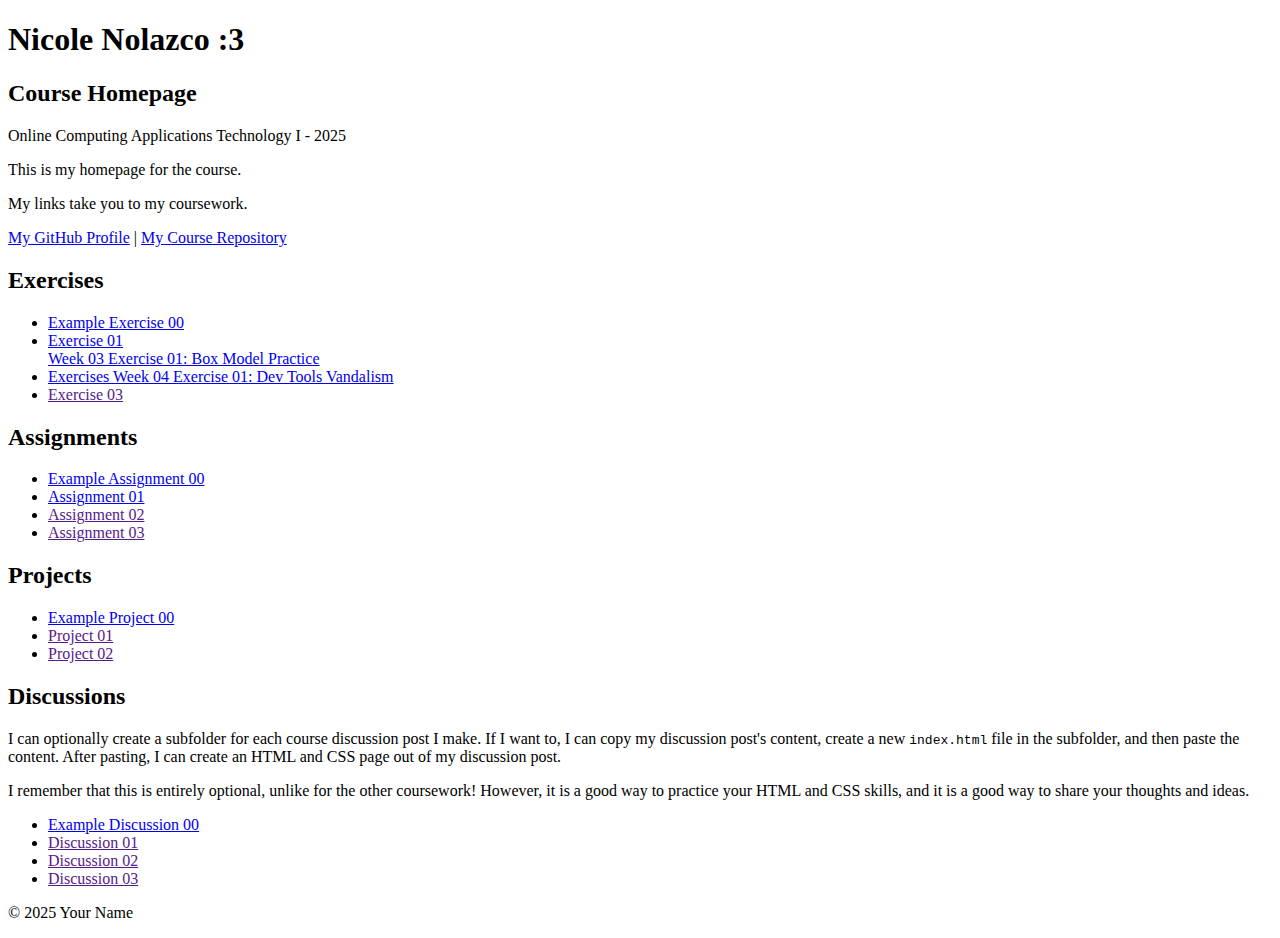
<file: index.html>
<!DOCTYPE html>

<!--

INSTRUCTIONS: HOW TO CHANGE THIS PAGE:

1. Change "Student Name" in the title above to your real name.

2. Change "Your Name" in the big heading below to your real name.

3. Change "your-username" to your real GitHub username in both links.

4. Change "your-repo-name" to the name of this repository.

5. Change "Course Name" to the name of your class.

6. Change "Semester Year" to match when you are taking this class.

7. Add links to your work:
    - Find the words that say "Exercise 01", "Assignment 01", etc.
    - Between the quote marks in href="", put the relative link to your work in the subfolder. You can simply link to the subfolder name. Take a look at the example folders and links to see how to do this.
    - For work not yet started/completed, you can leave the href="" blank until you are ready.
    - Change the words "Exercise 01" to match the name of the exercise. Do the same for assignments and projects. If you add your discussion posts, do the same for them.
    - Do this for each piece of work you finish.

8. You can add more links by copying a whole line like this:
    <li><a href="">New Work Name</a></li>
    Then paste it below the last one in that section.

9. Save your changes and push to GitHub when you are done. Remember you can use GitHub Desktop to help you with this.

Remember: During the course, if you want, you can style your homepage to introduce your own style and aesthetics. To start, keep this page simple and plain. This is just a template to get you started. Embrace the handcrafted approach to web design and development: change things to make them your own.

Remember: You must have a GitHub account, a new GitHub repository for this course, and this file (index.html) in that repository. 

Remember: You must create subfolders for each piece of coursework as the semester progresses.

-->

<html lang="en">
    <head>
        <meta charset="UTF-8" />
        <title>Course Homepage template</title>
        <meta charset="UTF-8" />
        <meta name="viewport" content="width=device-width, initial-scale=1.0" />
        <title>Nicole Nolazco - Course Homepage</title>
    </head>

    <body>
        <header>
            <h1>Nicole Nolazco :3</h1>
            <h2>Course Homepage</h2>
            <p>Online Computing Applications Technology I - 2025</p>
            <p>This is my homepage for the course.</p>
            <p>My links take you to my coursework.</p>
            <nav>
                <a href="https://github.com/usagi-oni">My GitHub Profile</a>
                |
                <a href="https://github.com/usagi-oni/me_course_portfolio">
                    My Course Repository
                </a>
            </nav>
        </header>

        <main>
            <section>
                <h2>Exercises</h2>
                <ul>
                    <li>
                        <a href="example-exercise-00/">Example Exercise 00</a>
                    </li>
                    <li><a href=" https://usagi-oni.github.io/me_course_portfolio/">Exercise 01</a></li>
                    <a href="file:///C:/Users/Nicholas/OneDrive/Desktop/pc%20stuff/me_course_portfolio/week-03-exercise-01/index.html">Week 03 Exercise 01: Box Model Practice</a>
                    <li><a href="file:///C:/Users/Nicholas/OneDrive/Desktop/pc%20stuff/me_course_portfolio/week-04-exercise-01/index.html">Exercises Week 04 Exercise 01: Dev Tools Vandalism</a></li>
                    <li><a href="">Exercise 03</a></li>
                </ul>
            </section>

            <section>
                <h2>Assignments</h2>
                <ul>
                    <li>
                        <a href="example-assignment-00/">
                            Example Assignment 00
                        </a>
                    </li>
                    <li><a href="https://github.com/usagi-oni/me_course_portfolio/tree/main/assignment-01">Assignment 01</a></li>
                    <li><a href="">Assignment 02</a></li>
                    <li><a href="">Assignment 03</a></li>
                </ul>
            </section>

            <section>
                <h2>Projects</h2>
                <ul>
                    <li>
                        <a href="example-project-00/">Example Project 00</a>
                    </li>
                    <li><a href="">Project 01</a></li>
                    <li><a href="">Project 02</a></li>
                </ul>
            </section>

            <section>
                <h2>Discussions</h2>
                <p>
                    I can optionally create a subfolder for each course
                    discussion post I make. If I want to, I can copy my
                    discussion post's content, create a new
                    <code>index.html</code>
                    file in the subfolder, and then paste the content. After
                    pasting, I can create an HTML and CSS page out of my
                    discussion post.
                </p>
                <p>
                    I remember that this is entirely optional, unlike for the
                    other coursework! However, it is a good way to practice your
                    HTML and CSS skills, and it is a good way to share your
                    thoughts and ideas.
                </p>
                <ul>
                    <li>
                        <a href="example-discussion-00/">
                            Example Discussion 00
                        </a>
                    </li>
                    <li><a href="">Discussion 01</a></li>
                    <li><a href="">Discussion 02</a></li>
                    <li><a href="">Discussion 03</a></li>
                </ul>
            </section>
        </main>

        <footer>
            <p>&copy; 2025 Your Name</p>
        </footer>
    </body>
</html>
</file>
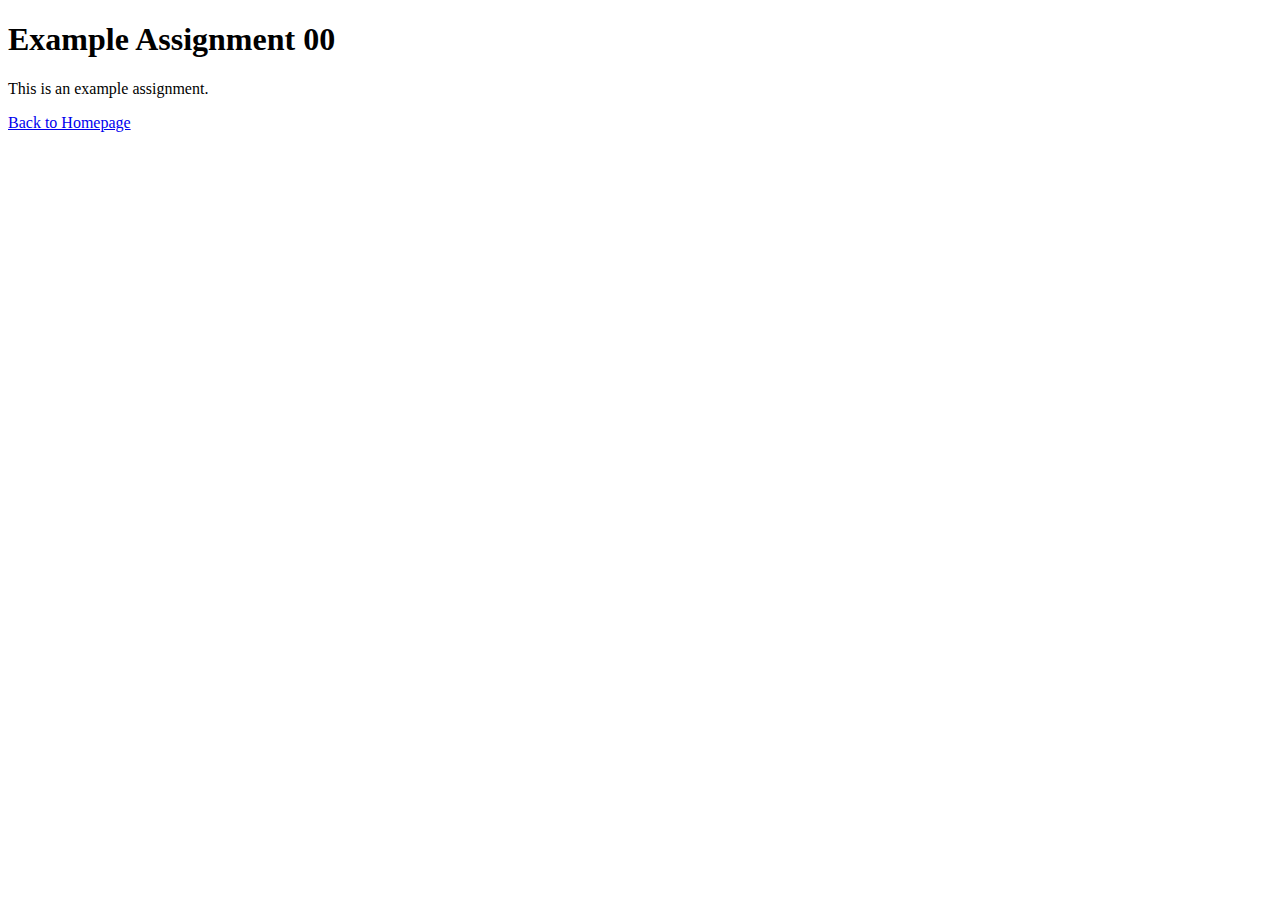
<file: example-assignment-00/index.html>
<!DOCTYPE html>
<html lang="en">
    <head>
        <meta charset="UTF-8" />
        <meta name="viewport" content="width=device-width, initial-scale=1.0" />
        <title>Example Assignment 00</title>
    </head>
    <body>
        <h1>Example Assignment 00</h1>
        <p>This is an example assignment.</p>
        <a href="../index.html">Back to Homepage</a>
    </body>
</html>
</file>
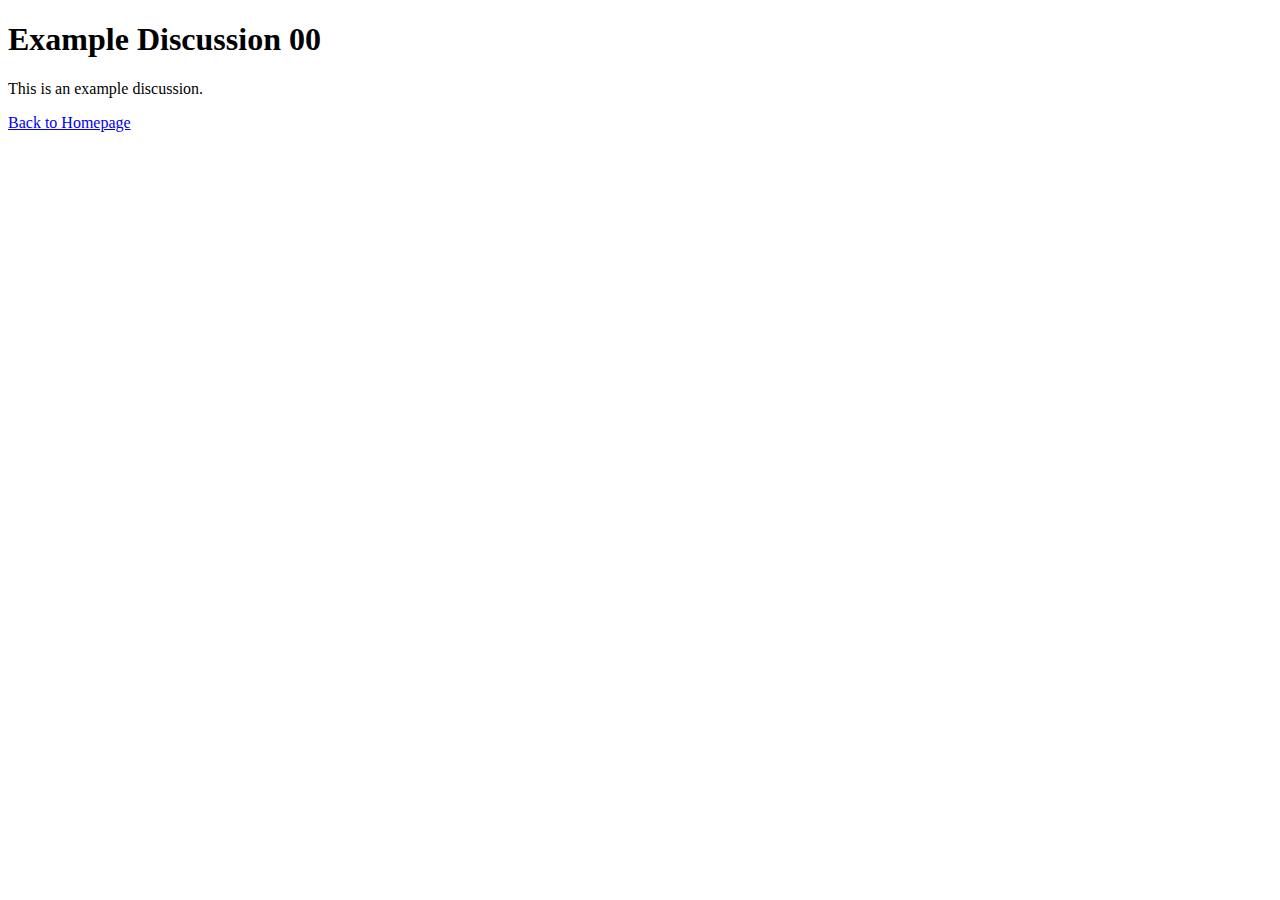
<file: example-discussion-00/index.html>
<!DOCTYPE html>
<html lang="en">
    <head>
        <meta charset="UTF-8" />
        <meta name="viewport" content="width=device-width, initial-scale=1.0" />
        <title>Example Discussion 00</title>
    </head>
    <body>
        <h1>Example Discussion 00</h1>
        <p>This is an example discussion.</p>
        <a href="../index.html">Back to Homepage</a>
    </body>
</html>
</file>
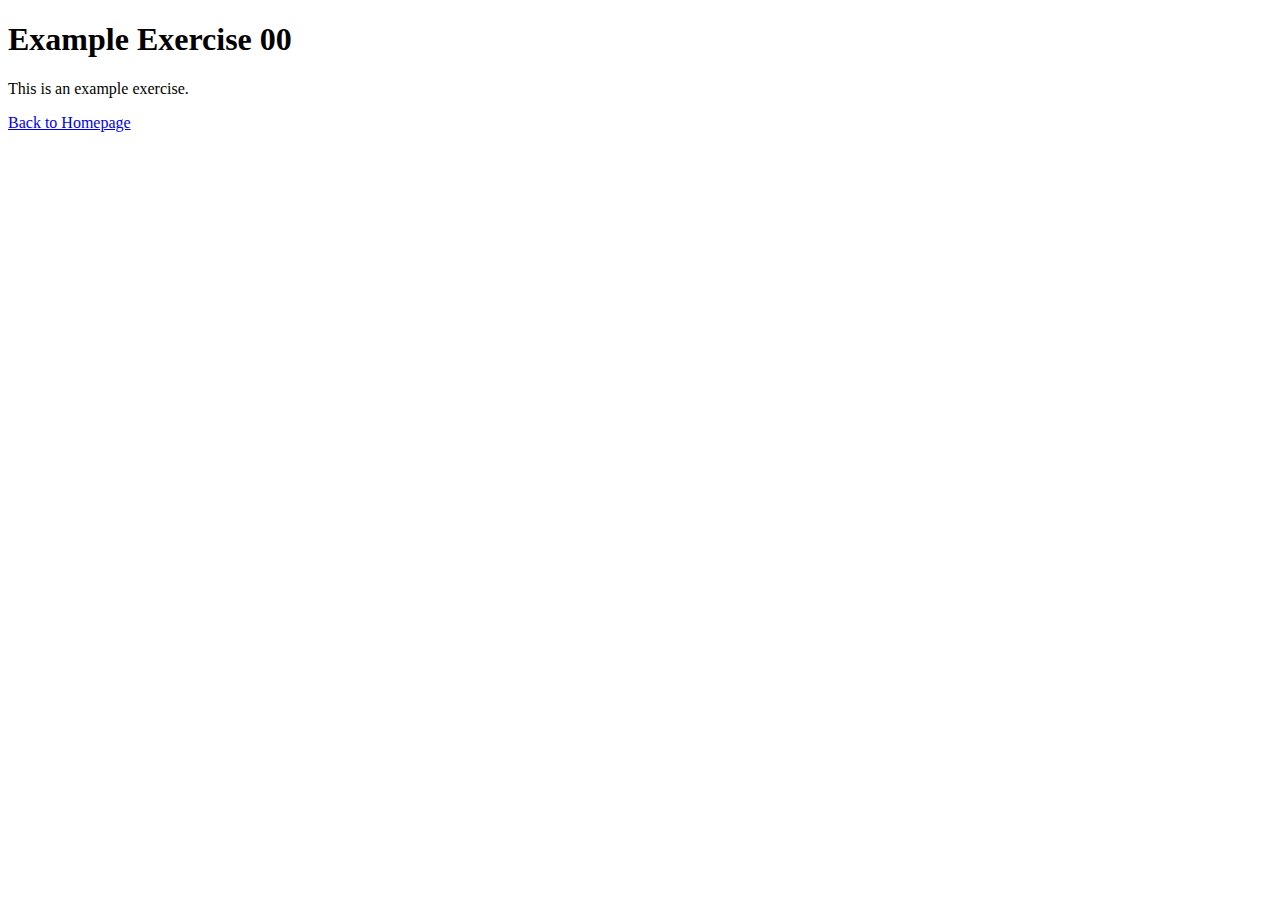
<file: example-exercise-00/index.html>
<!DOCTYPE html>
<html lang="en">
    <head>
        <meta charset="UTF-8" />
        <meta name="viewport" content="width=device-width, initial-scale=1.0" />
        <title>Example Exercise 00</title>
    </head>
    <body>
        <h1>Example Exercise 00</h1>
        <p>This is an example exercise.</p>
        <a href="../index.html">Back to Homepage</a>
    </body>
</html>
</file>
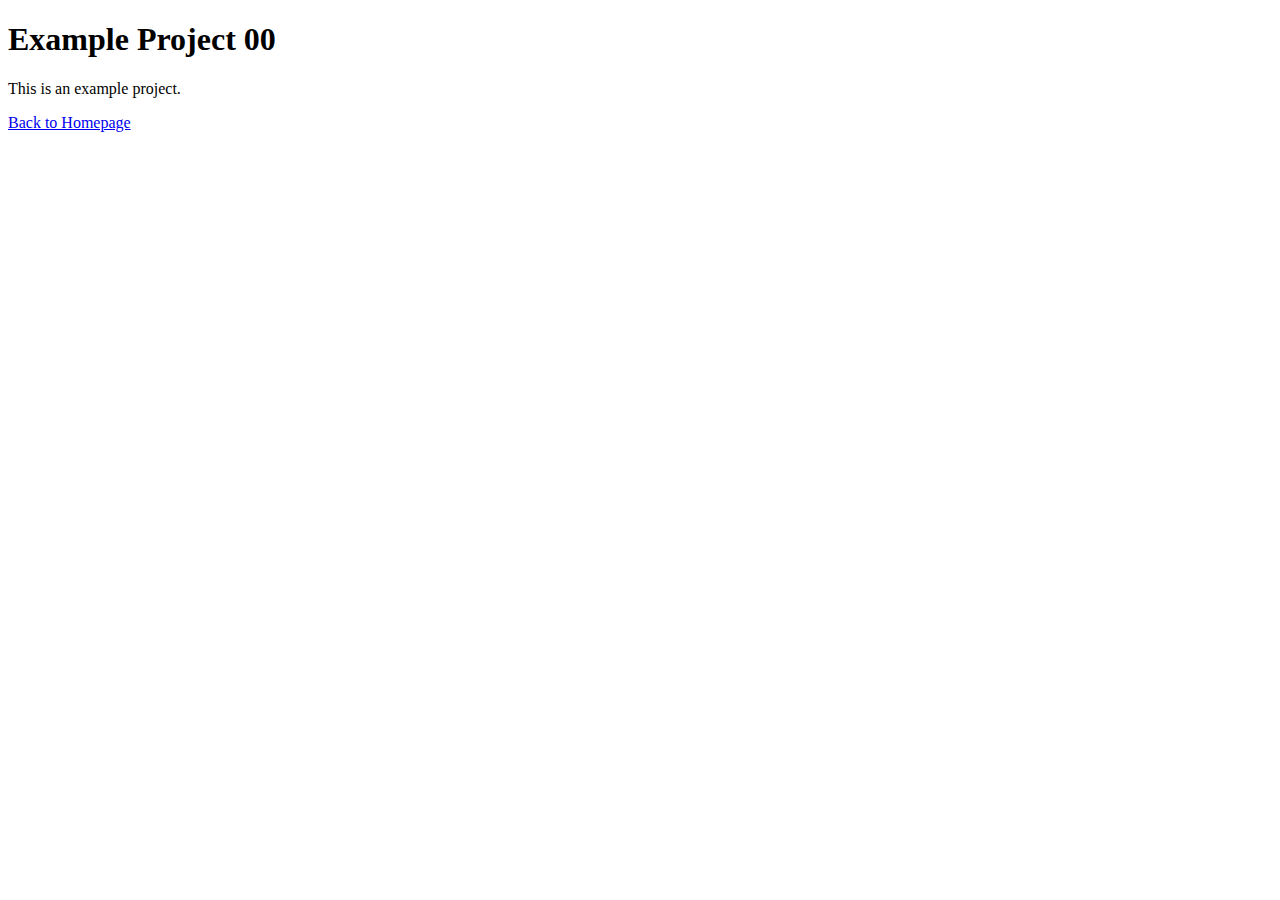
<file: example-project-00/index.html>
<!DOCTYPE html>
<html lang="en">
    <head>
        <meta charset="UTF-8" />
        <meta name="viewport" content="width=device-width, initial-scale=1.0" />
        <title>Example Project 00</title>
    </head>
    <body>
        <h1>Example Project 00</h1>
        <p>This is an example project.</p>
        <a href="../index.html">Back to Homepage</a>
    </body>
</html>
</file>
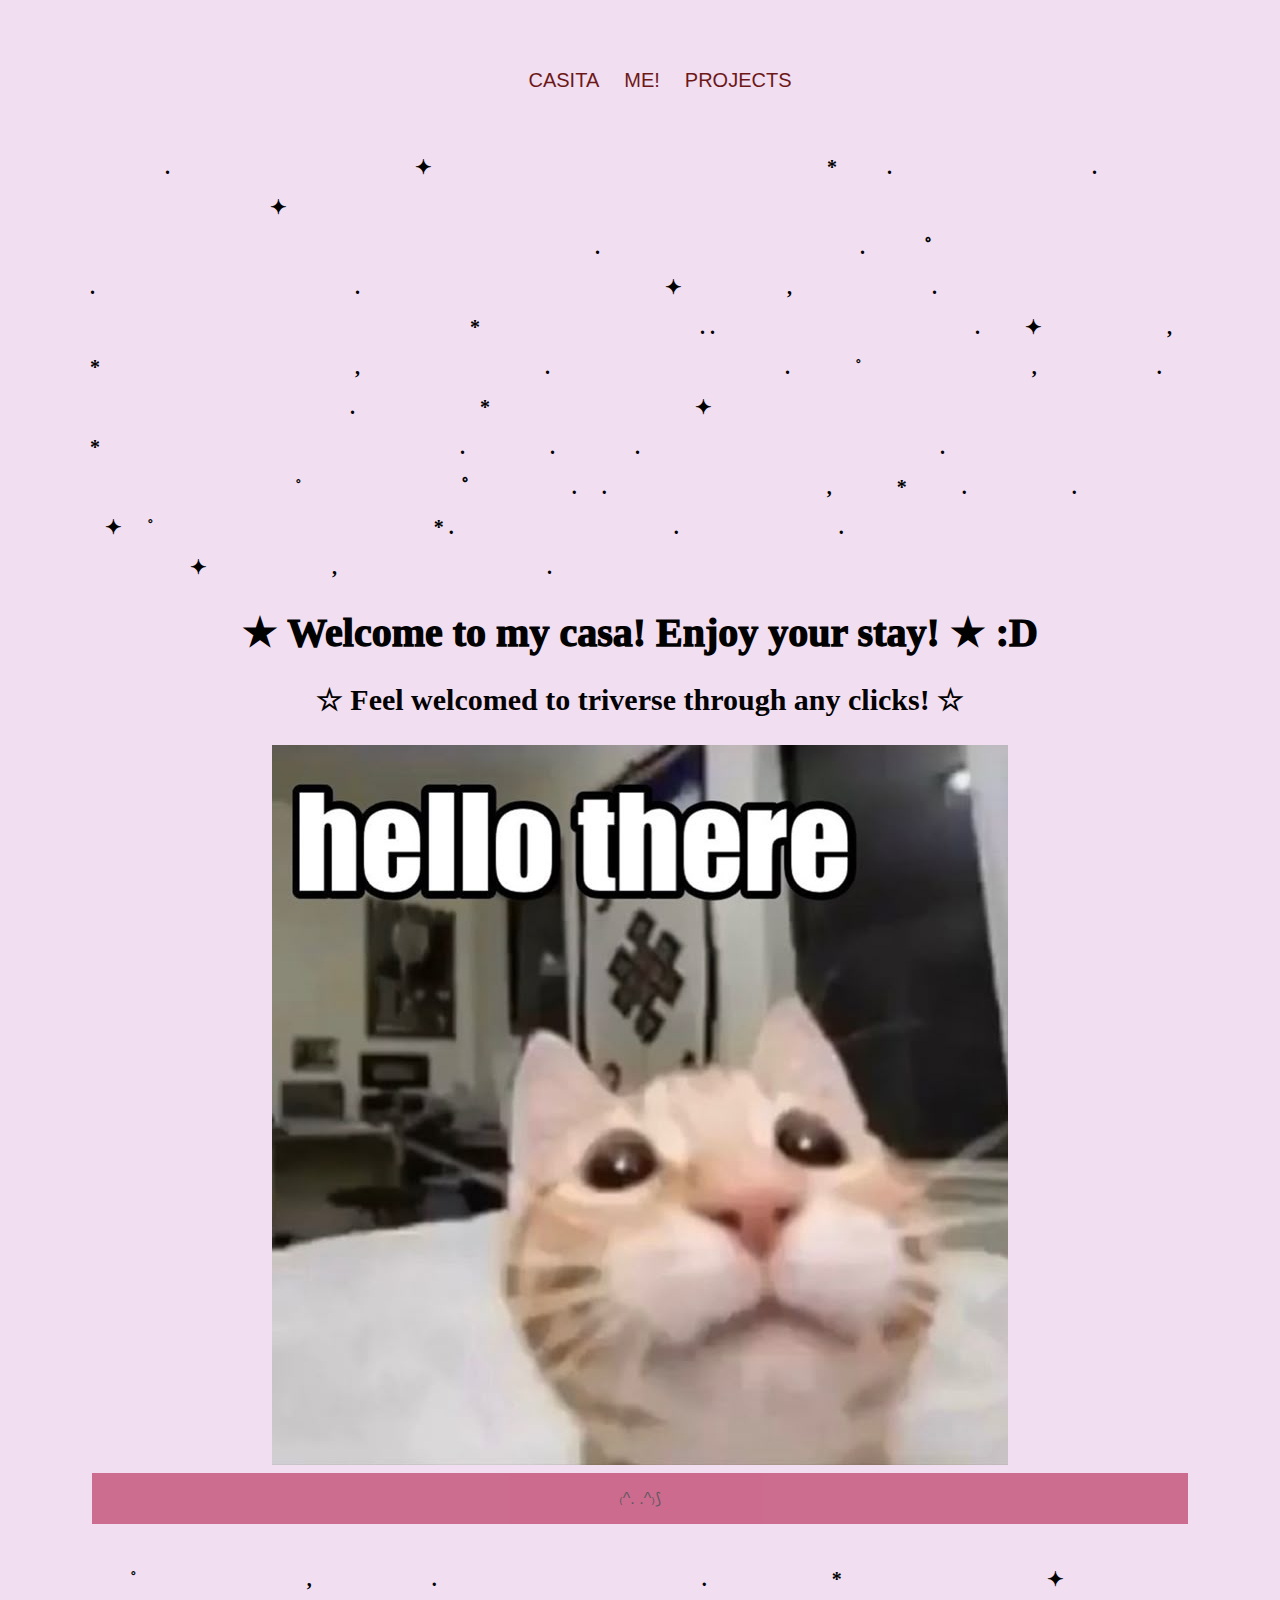
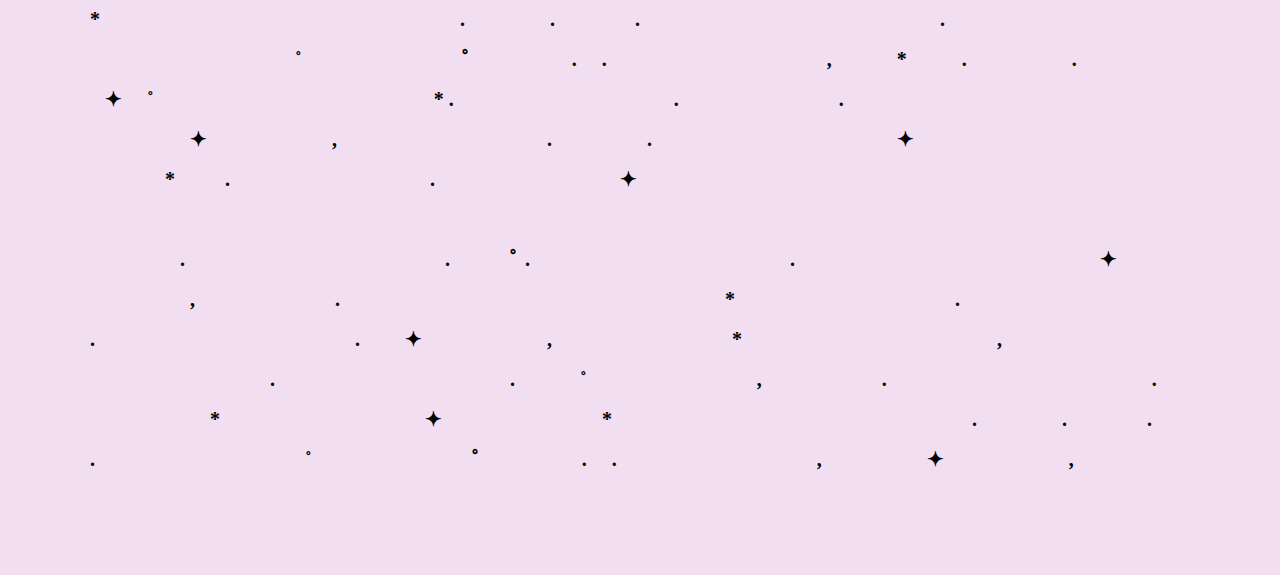
<file: project-02/index.html>
<!DOCTYPE html>
<html lang="en">

<head>
    <meta charset="UTF-8">  
    <meta name="viewport" content="width=device-width, initial-scale=1.0">
    <title>Home</title>
    <link rel="stylesheet" href="style.css">

</head>

<body>
    <ul>
    <nav class="middle"> 
        <li><a href="file:///C:/Users/Nicholas/OneDrive/Desktop/pc%20stuff/me_course_portfolio/project-02/index.html">CASITA</a></li>
        <li><a href="file:///C:/Users/Nicholas/OneDrive/Desktop/pc%20stuff/me_course_portfolio/project-02/about.html">ME!</a></li>
        <li><a href="file:///C:/Users/Nicholas/OneDrive/Desktop/pc%20stuff/me_course_portfolio/project-02/project.html">PROJECTS</a></li>
    </nav>
    </ul>


<section>
    <main>
        <h4>⠀⠀⠀⠀⠀.　　　　　　　　　　⠀⠀⠀✦ ⠀ ⠀　　　　　　　　　　　　　　⠀⠀⠀⠀⠀* ⠀⠀⠀.　　　　　　　　　　. ⠀⠀⠀⠀⠀⠀⠀⠀⠀⠀⠀⠀✦⠀⠀⠀ ⠀⠀⠀⠀⠀⠀⠀⠀⠀⠀⠀⠀⠀⠀⠀⠀⠀⠀⠀⠀⠀⠀⠀⠀⠀⠀⠀⠀⠀⠀⠀⠀⠀⠀⠀⠀⠀ ⠀⠀⠀⠀⠀⠀⠀⠀⠀⠀⠀⠀⠀⠀⠀⠀⠀⠀⠀⠀⠀⠀⠀⠀⠀⠀ ⠀ ⠀⠀⠀⠀⠀⠀.　　　　　　　　　　　　　.　　　ﾟ .　　　　　　　　　　　　　. 　　　　　　　　　　　　　　　✦ 　　　　　,　　　　　　　.
⠀⠀⠀⠀⠀⠀⠀⠀⠀⠀⠀⠀⠀⠀⠀⠀⠀
　　　　　　*　　　　　　　　　　　.
.　　　　　　　　　　　　　. 　　✦⠀　   　　　,　　　　　　　　　*
　　　　　⠀　　　　⠀　　,
⠀⠀⠀⠀⠀⠀⠀⠀⠀⠀⠀⠀.　　　　　 　　⠀　　　⠀.　
　　˚　　　⠀　⠀  　　,　　　　　　.
　　　　　　　　　　　　　.
　　　　　　*⠀　　⠀  　　　　　⠀✦⠀　
　　　　　　*　　　　　　　　　　　　　　　　　　.
　　　　.　　　　.　　　⠀
　　　　　　　　　　　.
　　　　　　　
　　　˚　　　　　　　　ﾟ　　　　　.
　.⠀　　⠀‍⠀‍⠀‍⠀‍⠀‍⠀‍⠀‍⠀‍⠀‍⠀‍⠀,
　　　*　　⠀.
　　　　　.　　　　　　　　　　⠀✦
　˚　　　　　　　　　　　　　　*
.⠀ 　　　　　　　　　　.　　　　　　　　.
　　　　　✦⠀　   　　　,　　    　　　　　　　　.
⠀
 </h4>
       <h1> ★ Welcome to my casa! Enjoy your stay! ★ :D </h1>
    </main>
    <h2> ☆ Feel welcomed to triverse through any clicks! ☆</h2>
    <img src="hello kitty.jpg" alt="kitty saying hello" />
</section>
<button type="button" onclick="alert('UR NOSEY! ꉂ(˵˃ ᗜ ˂˵)')">₍^. .^₎⟆</button>
<h4> 　　˚　　　⠀　⠀  　　,　　　　　　.
　　　　　　　　　　　　　.
　　　　　　*⠀　　⠀  　　　　　⠀✦⠀　
　　　　　　*　　　　　　　　　　　　　　　　　　.
　　　　.　　　　.　　　⠀
　　　　　　　　　　　.
　　　　　　　
　　　˚　　　　　　　　ﾟ　　　　　.
　.⠀　　⠀‍⠀‍⠀‍⠀‍⠀‍⠀‍⠀‍⠀‍⠀‍⠀‍⠀,
　　　*　　⠀.
　　　　　.　　　　　　　　　　⠀✦
　˚　　　　　　　　　　　　　　*
.⠀ 　　　　　　　　　　.　　　　　　　　.
　　　　　✦⠀　   　　　,　　    　　　　　　　　.
⠀⠀⠀⠀⠀⠀.　　　　　　　　　　⠀⠀⠀✦ ⠀ ⠀　　　　　　　　　　　　　　⠀⠀⠀⠀⠀* ⠀⠀⠀.　　　　　　　　　　. ⠀⠀⠀⠀⠀⠀⠀⠀⠀⠀⠀⠀✦⠀⠀⠀ ⠀⠀⠀⠀⠀⠀⠀⠀⠀⠀⠀⠀⠀⠀⠀⠀⠀⠀⠀⠀⠀⠀⠀⠀⠀⠀⠀⠀⠀⠀⠀⠀⠀⠀⠀⠀⠀ ⠀⠀⠀⠀⠀⠀⠀⠀⠀⠀⠀⠀⠀⠀⠀⠀⠀⠀⠀⠀⠀⠀⠀⠀⠀⠀ ⠀ ⠀⠀⠀⠀⠀⠀.　　　　　　　　　　　　　.　　　ﾟ .　　　　　　　　　　　　　. 　　　　　　　　　　　　　　　✦ 　　　　　,　　　　　　　.
⠀⠀⠀⠀⠀⠀⠀⠀⠀⠀⠀⠀⠀⠀⠀⠀⠀
　　　　　　*　　　　　　　　　　　.
.　　　　　　　　　　　　　. 　　✦⠀　   　　　,　　　　　　　　　*
　　　　　⠀　　　　⠀　　,
⠀⠀⠀⠀⠀⠀⠀⠀⠀⠀⠀⠀.　　　　　 　　⠀　　　⠀.　
 　　˚　　　⠀　⠀  　　,　　　　　　.
　　　　　　　　　　　　　.
　　　　　　*⠀　　⠀  　　　　　⠀✦⠀　
　　　　　　*　　　　　　　　　　　　　　　　　　.
　　　　.　　　　.　　　
　　　　　　　　　　　.
　　　　　　　
　　　˚　　　　　　　　ﾟ　　　　　.
　.⠀　⠀‍⠀‍⠀‍⠀‍⠀‍⠀‍⠀‍⠀‍⠀‍⠀‍⠀,
　　　　　✦⠀　   　　　,</h4>
</body>
</file>
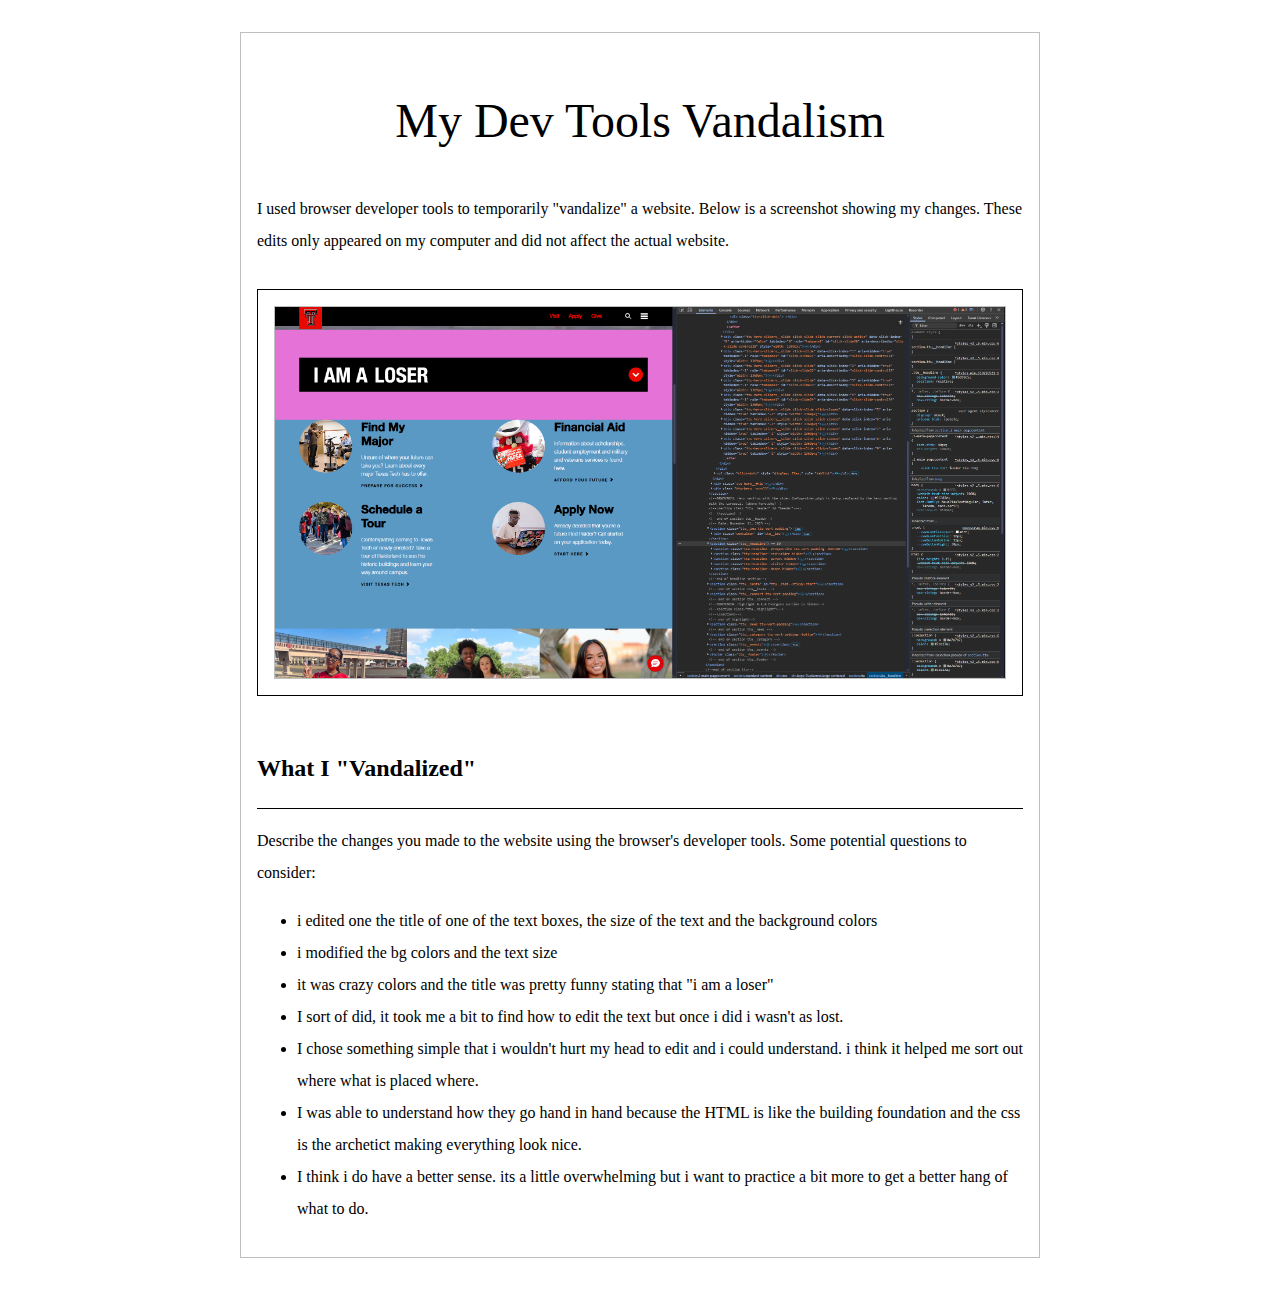
<file: week-04-exercise-01/index.html>
<!DOCTYPE html>
<html lang="en">

<head>
    <meta charset="UTF-8" />
    <meta name="viewport" content="width=device-width, initial-scale=1.0" />
    <title>Week 04 Exercise 01 - My Dev Tools Vandalism</title>
    <link rel="stylesheet" href="./style.css" />
</head>

<body>
    <main>
        <h1>My Dev Tools Vandalism</h1>
        <p>
            I used browser developer tools to temporarily "vandalize" a
            website. Below is a screenshot showing my changes. These edits
            only appeared on my computer and did not affect the actual
            website.
        </p>
        <div class="screenshot-container">
            <!-- 
                IMPORTANT: Update the src attribute below to match your screenshot filename.
                Example: If your screenshot is named "apple-dot-com-but-with-papyrus-font.png", change the line to:
                src="./apple-dot-com-but-with-papyrus-font.png"
            -->
            <img src="ttu vandalism.png" alt="Screenshot of the webpage I vandalized" />
        </div>
        <h2>What I "Vandalized"</h2>
        <p>
            Describe the changes you made to the website using the browser's developer tools. Some potential questions
            to consider:
        <ul>
            <li>i edited one the title of one of the text boxes, the size of the text and the background colors</li>
            <li>i modified the bg colors and the text size</li>
            <li>it was crazy colors and the title was pretty funny stating that "i am a loser"</li>
            <li>I sort of did, it took me a bit to find how to edit the text but once i did i wasn't as lost. </li>
            <li>I chose something simple that i wouldn't hurt my head to edit and i could understand. i think it helped me sort out where what is placed where.</li>
            <li>I was able to understand how they go hand in hand because the HTML is like the building foundation and the css is the archetict making everything look nice.</li>
            <li>I think i do have a better sense. its a little overwhelming but i want to practice a bit more to get a better hang of what to do.</li>
        </ul>
        </p>
    </main>
</body>

</html>
</file>
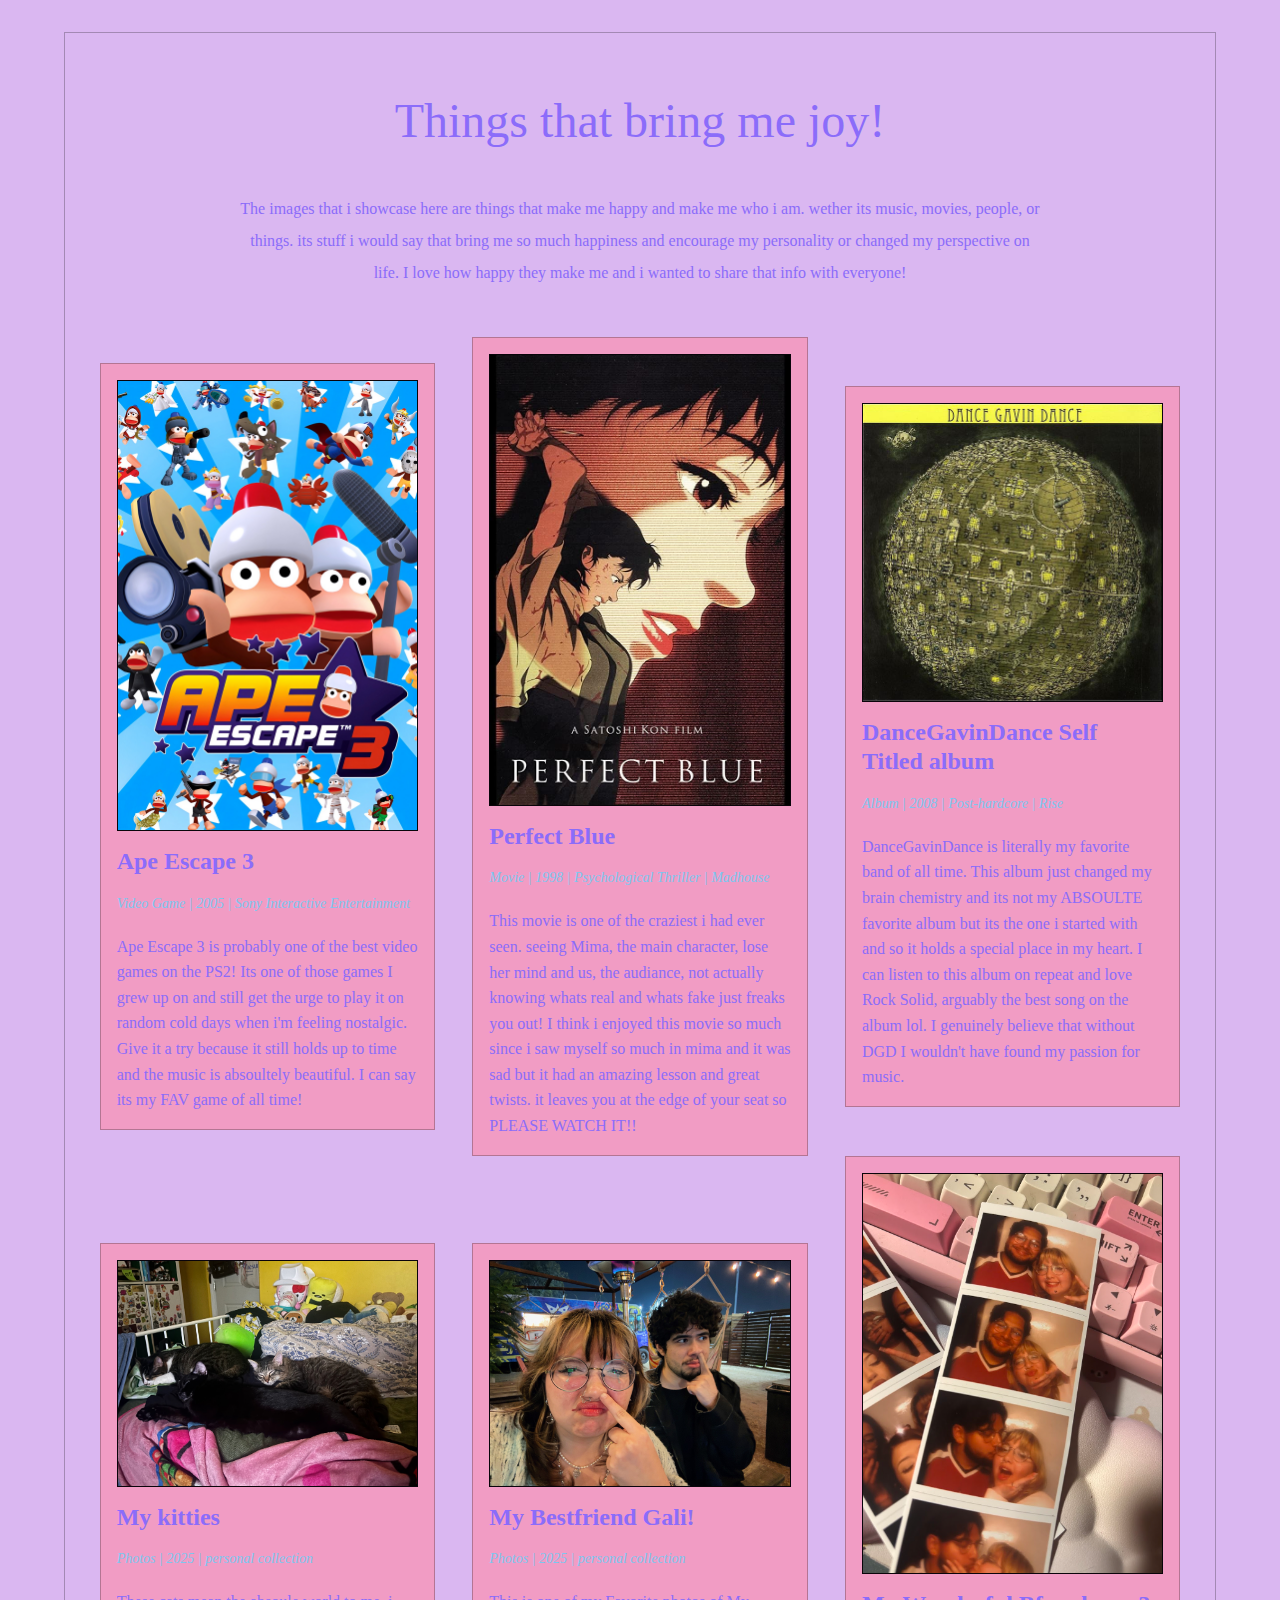
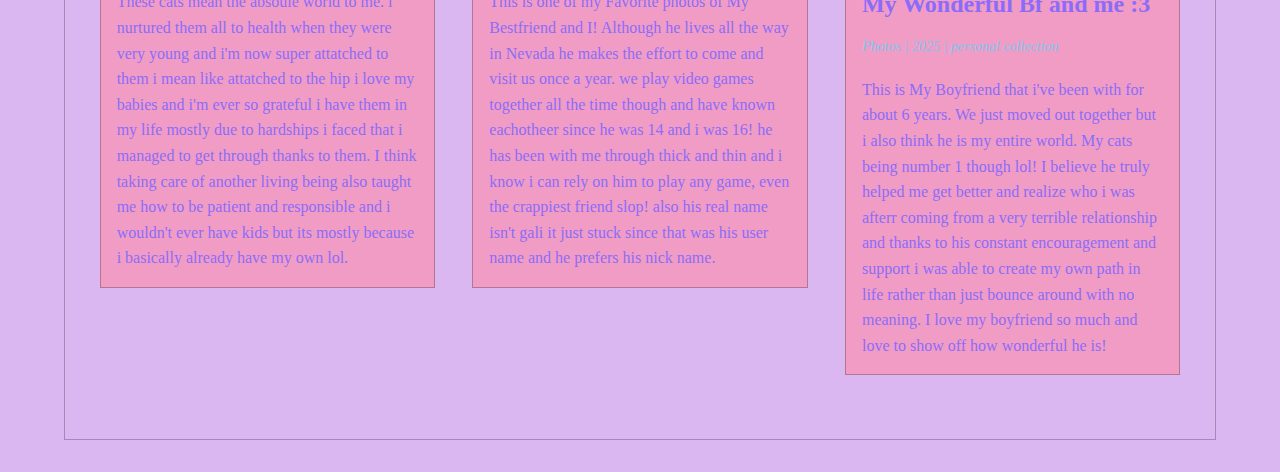
<file: week-04-exercise-02/index.html>
<!DOCTYPE html>
<html lang="en">

<head>
    <meta charset="UTF-8" />
    <meta name="viewport" content="width=device-width, initial-scale=1.0" />
    <title>Week 04 Exercise 02 - My Collection</title>
    <link rel="stylesheet" href="./style.css" />
</head>

<body>
    <main>
        <h1>Things that bring me joy!</h1>
        <!-- 
            SAMPLE OVERVIEW TEXT
            Replace this entire paragraph with your own description.
            How do you think about your collection? Write that out here.
            P.S. Please use your own words. Be yourself.
        -->
        <p>
            The images that i showcase here are things that make me happy and make me who i am. wether its music, movies, people, or things. 
            its stuff i would say that bring me so much happiness and encourage my personality or changed my perspective on life. 
            I love how happy they make me and i wanted to share that info with everyone!

        </p>

        <div class="collection-grid">

            <!-- 
                SAMPLE CARD 1
                Replace this entire card with your own item.
                Keep the same structure: image, title, details, description.
            -->
            <div class="collection-card">
                <img src="ape-escape-3.jpg" alt="Ape Escape 3" />
                <h2>Ape Escape 3</h2>
                <p class="details">Video Game | 2005 | Sony Interactive Entertainment</p>
                <p class="description">
                    Ape Escape 3 is probably one of the best video games on the PS2! Its one of those games I grew up on and still get the urge 
                    to play it on random cold days when i'm feeling nostalgic. Give it a try because it still holds up to time and the music is
                    absoultely beautiful. I can say its my FAV game of all time!
                </p>
            </div>

            <!-- 
                SAMPLE CARD 2
                Replace this entire card with your own item.
                Notice the structure is identical to Sample Card 1.
            -->
            <div class="collection-card">
                <img src="perfect-blue-poster.jpg" alt="Perfect Blue" />
                <h2>Perfect Blue</h2>
                <p class="details">Movie | 1998 | Psychological Thriller | Madhouse</p>
                <p class="description">
                    This movie is one of the craziest i had ever seen. seeing Mima, the main character, lose her mind and us, the audiance, 
                not actually knowing whats real and whats fake just freaks you out! I think i enjoyed this movie so much since i saw myself so much 
                in mima and it was sad but it had an amazing lesson and great twists. it leaves you at the edge of your seat so PLEASE WATCH IT!!
                </p>
            </div>

            <!-- 
                PLACEHOLDER CARD 3
                Complete this card by adding your image, title, details, and description.
            -->
            <div class="collection-card">
                <img src="dancegavindance-self-titled-2008.jpg" alt="DGD album" />
                <h2>DanceGavinDance Self Titled album</h2>
                <p class="details">Album | 2008 | Post-hardcore | Rise</p>
                <p class="description">
                    DanceGavinDance is literally my favorite band of all time. This album just changed my brain chemistry and its not my ABSOULTE 
                    favorite album but its the one i started with and so it holds a special place in my heart. I can listen to this album on repeat 
                    and love Rock Solid, arguably the best song on the album lol. I genuinely believe that without DGD I wouldn't have found 
                    my passion for music.
                </p>
            </div>

            <!-- 
                PLACEHOLDER CARD 4
                Complete this card by adding your image, title, details, and description.
            -->
            <div class="collection-card">
                <img src="my-babies.jpg" alt="My kids" />
                <h2>My kitties</h2>
                <p class="details">Photos | 2025 | personal collection</p>
                <p class="description">
                    These cats mean the absoule world to me. i nurtured them all to health when they were very young and i'm now super attatched to them
                    i mean like attatched to the hip i love my babies and i'm ever so grateful i have them in my life mostly due to hardships i faced
                    that i managed to get through thanks to them. I think taking care of another living being also taught me how to be patient and 
                    responsible and i wouldn't ever have kids but its mostly because i basically already have my own lol.
                </p>
            </div>

            <!-- 
                PLACEHOLDER CARD 5
                Complete this card by adding your image, title, details, and description.
            -->
            <div class="collection-card">
                <img src="gali-and-me.jpg" alt="Gali and me" />
                <h2>My Bestfriend Gali!</h2>
                <p class="details">Photos | 2025 | personal collection</p>
                <p class="description">
                    This is one of my Favorite photos of My Bestfriend and I! Although he lives all the way in Nevada he makes the effort to come
                    and visit us once a year. we play video games together all the time though and have known eachotheer since he was 14 and i was 16!
                    he has been with me through thick and thin and i know i can rely on him to play any game, even the crappiest friend slop! also
                    his real name isn't gali it just stuck since that was his user name and he prefers his nick name.
                </p>
            </div>

            <!-- 
                PLACEHOLDER CARD 6
                Complete this card by adding your image, title, details, and description.
            -->
            <div class="collection-card">
                <img src="bf-and-me.jpg" alt="Sisqo and I" />
                <h2>My Wonderful Bf and me :3 </h2>
                <p class="details">Photos | 2025 | personal collection</p>
                <p class="description">
                    This is My Boyfriend that i've been with for about 6 years. We just moved out together but i also think he is my entire world. My cats being
                    number 1 though lol! I believe he truly helped me get better and realize who i was afterr coming from a very terrible relationship 
                    and thanks to his constant encouragement and support i was able to create my own path in life rather than just bounce around with 
                    no meaning. I love my boyfriend so much and love to show off how wonderful he is!
                </p>
            </div>
        </div>
    </main>
</body>

</html>
</file>
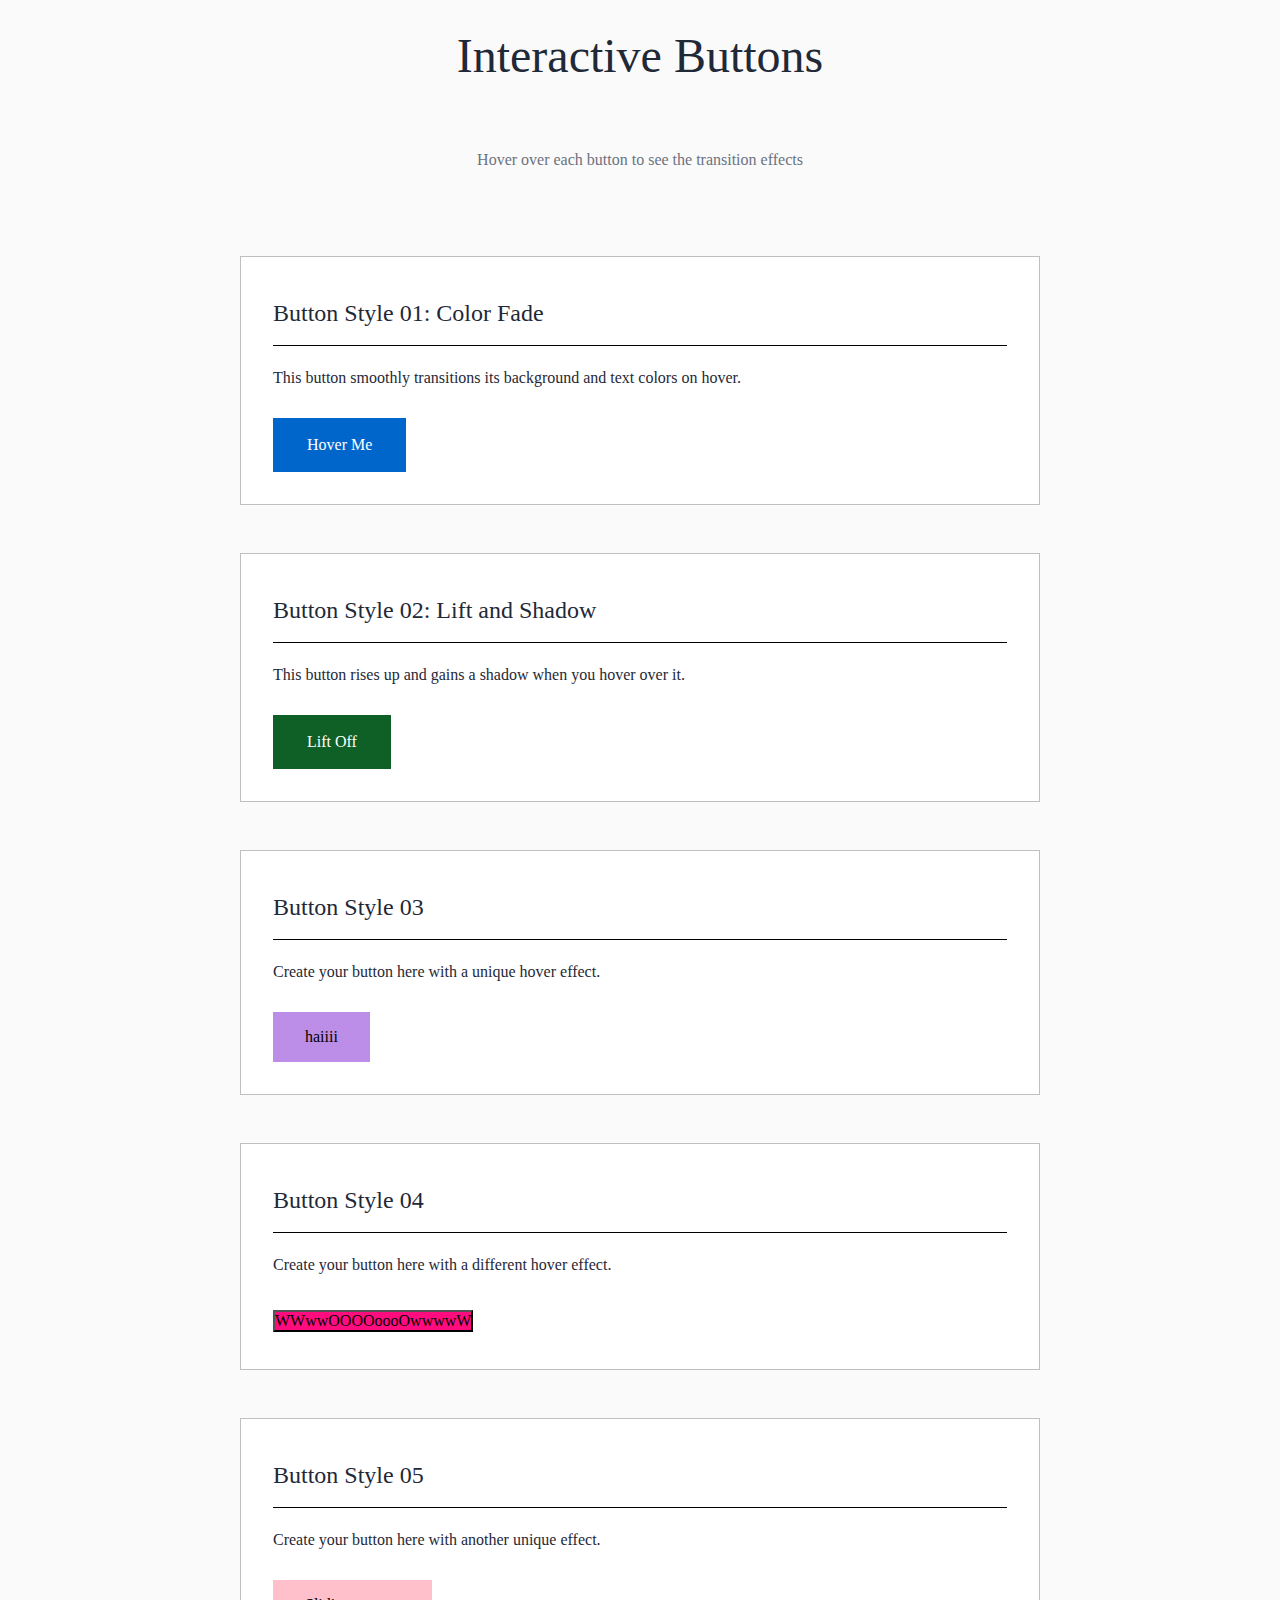
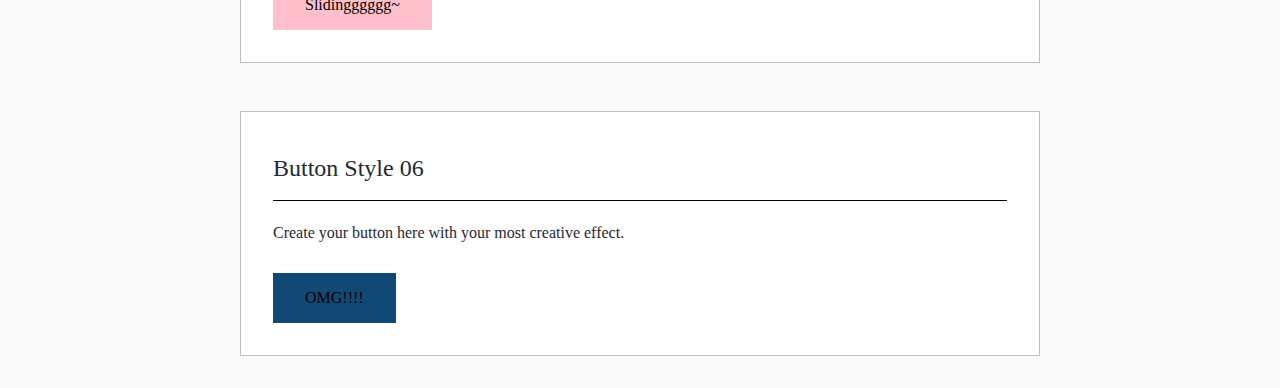
<file: week-05-exercise-01/index.html>
<!DOCTYPE html>
<html lang="en">

<head>
    <meta charset="UTF-8">
    <meta name="viewport" content="width=device-width, initial-scale=1.0">
    <title>Exercises Week 05 Exercise 01: Interactive Buttons</title>
    <link rel="stylesheet" href="./style.css">
</head>

<body>
    <div class="container">
        <h1>Interactive Buttons</h1>
        <p class="subtitle">Hover over each button to see the transition effects</p>

        <section class="button-section">
            <h2>Button Style 01: Color Fade</h2>
            <p>This button smoothly transitions its background and text colors on hover.</p>
            <button class="button-01">Hover Me</button>
        </section>


        <section class="button-section">
            <h2>Button Style 02: Lift and Shadow</h2>
            <p>This button rises up and gains a shadow when you hover over it.</p>
            <button class="button-02">Lift Off</button>
        </section>

        <section class="button-section">
            <h2>Button Style 03</h2>
            <p>Create your button here with a unique hover effect.</p>
            <button class="button-03">haiiii</button>
        </section>

        <section class="button-section">
            <h2>Button Style 04</h2>
            <p>Create your button here with a different hover effect.</p>
            <button class="button-04">WWwwOOOOoooOwwwwW</button>
        </section>

        <section class="button-section">
            <h2>Button Style 05</h2>
            <p>Create your button here with another unique effect.</p>
            <button class="button-05">Slidingggggg~</button>
        </section>

        <section class="button-section">
            <h2>Button Style 06</h2>
            <p>Create your button here with your most creative effect.</p>
            <button class="button-06">OMG!!!!</button>
        </section>
    </div>
</body>

</html>
</file>
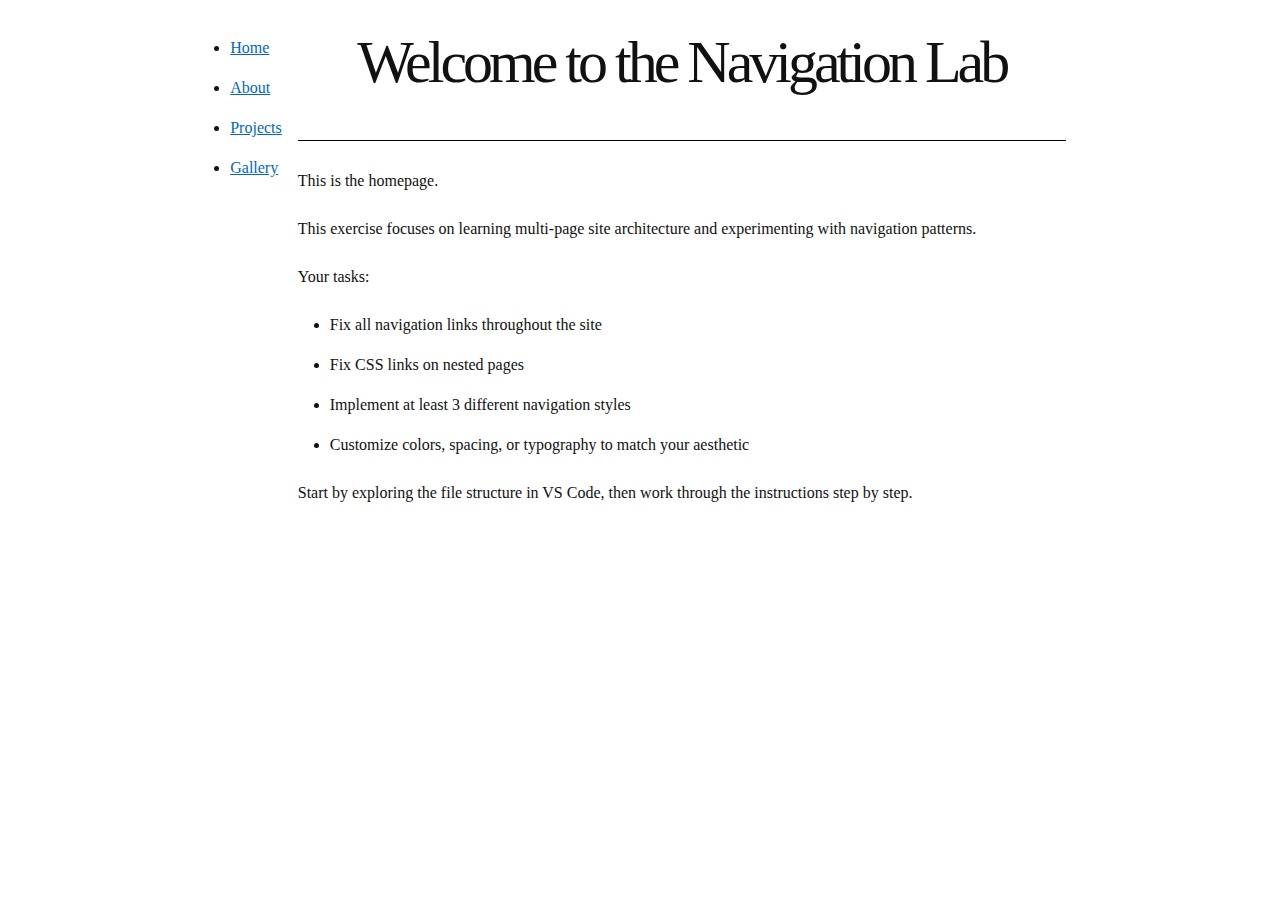
<file: week-06-exercise-01/index.html>
<!DOCTYPE html>
<html lang="en">

<head>
  <meta charset="UTF-8">
  <meta name="viewport" content="width=device-width, initial-scale=1.0">
  <title>Navigation Lab - Home</title>
  <link rel="stylesheet" href="css/style.css">
</head>

<body>

  <nav class="nav-centered">
    <ul>
      <li><a href="file:///C:/Users/Nicholas/OneDrive/Desktop/pc%20stuff/me_course_portfolio/week-06-exercise-01/index.html">Home</a></li>
      <li><a href="file:///C:/Users/Nicholas/OneDrive/Desktop/pc%20stuff/me_course_portfolio/week-06-exercise-01/about.html">About</a></li>
      <li><a href="file:///C:/Users/Nicholas/OneDrive/Desktop/pc%20stuff/me_course_portfolio/week-06-exercise-01/projects/index.html">Projects</a></li>
      <li><a href="file:///C:/Users/Nicholas/OneDrive/Desktop/pc%20stuff/me_course_portfolio/week-06-exercise-01/gallery/index.html">Gallery</a></li>
    </ul>
  </nav>

  <main>
    <h1>Welcome to the Navigation Lab</h1>

    <p>This is the homepage.</p>
    <p>This exercise focuses on learning multi-page site architecture and experimenting with navigation patterns.</p>

    <p>Your tasks:</p>
    <ul>
      <li>Fix all navigation links throughout the site</li>
      <li>Fix CSS links on nested pages</li>
      <li>Implement at least 3 different navigation styles</li>
      <li>Customize colors, spacing, or typography to match your aesthetic</li>
    </ul>

    <p>Start by exploring the file structure in VS Code, then work through the instructions step by step.</p>
  </main>

</body>

</html>
</file>
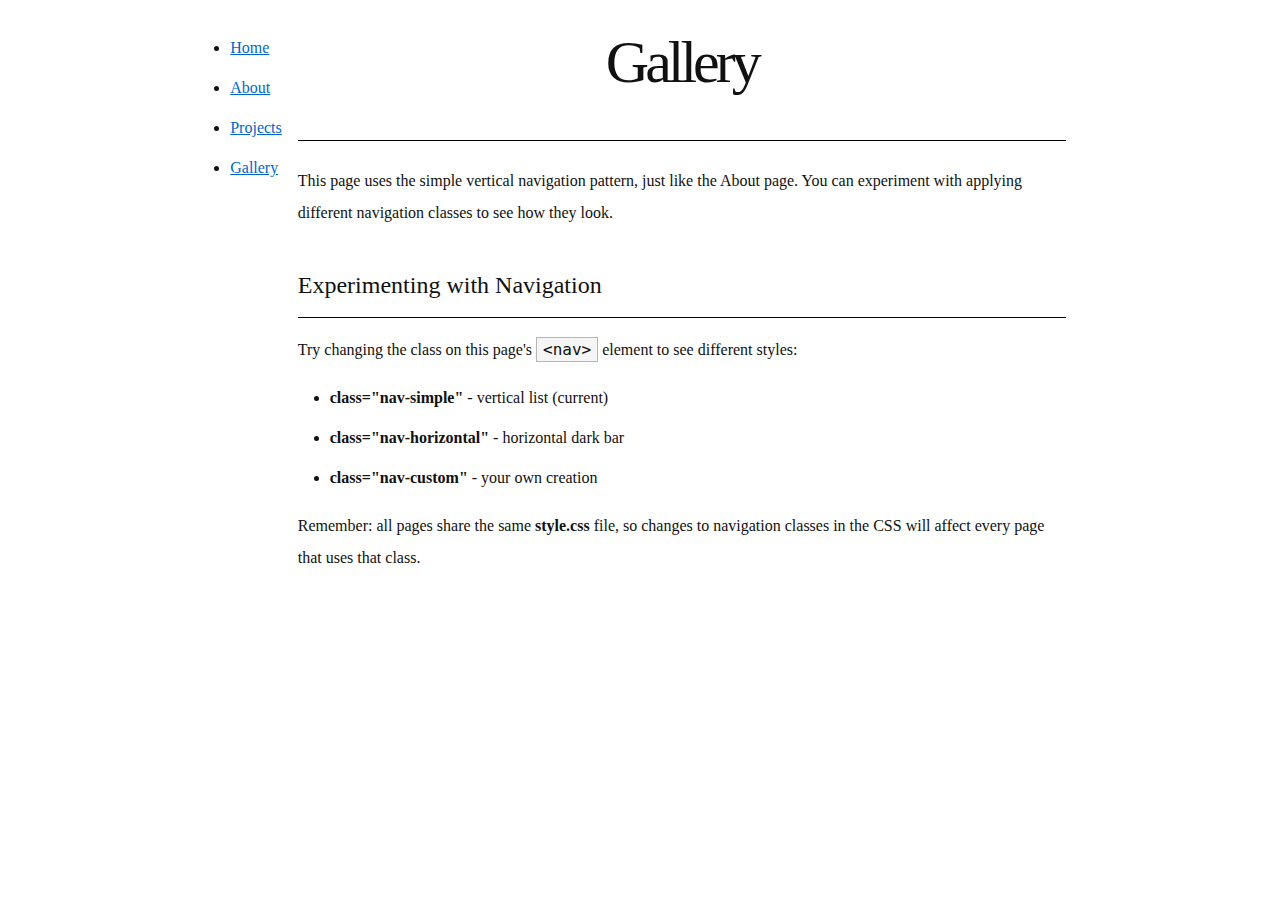
<file: week-06-exercise-01/gallery/index.html>
<!DOCTYPE html>
<html lang="en">

<head>
  <meta charset="UTF-8">
  <meta name="viewport" content="width=device-width, initial-scale=1.0">
  <title>Navigation Lab - Gallery</title>
  <link rel="stylesheet" href="../css/style.css">
</head>

<body>

  <nav class="nav-centered">
    <ul>
      <li><a href="file:///C:/Users/Nicholas/OneDrive/Desktop/pc%20stuff/me_course_portfolio/week-06-exercise-01/index.html">Home</a></li>
      <li><a href="file:///C:/Users/Nicholas/OneDrive/Desktop/pc%20stuff/me_course_portfolio/week-06-exercise-01/about.html">About</a></li>
      <li><a href="file:///C:/Users/Nicholas/OneDrive/Desktop/pc%20stuff/me_course_portfolio/week-06-exercise-01/projects/index.html">Projects</a></li>
      <li><a href="file:///C:/Users/Nicholas/OneDrive/Desktop/pc%20stuff/me_course_portfolio/week-06-exercise-01/gallery/index.html">Gallery</a></li>
    </ul>
  </nav>

  <main>
    <h1>Gallery</h1>

    <p>This page uses the simple vertical navigation pattern, just like the About page. You can experiment with applying
      different navigation classes to see how they look.</p>

    <h2>Experimenting with Navigation</h2>

    <p>Try changing the class on this page's <code>&lt;nav&gt;</code> element to see different styles:</p>

    <ul>
      <li><strong>class="nav-simple"</strong> - vertical list (current)</li>
      <li><strong>class="nav-horizontal"</strong> - horizontal dark bar</li>
      <li><strong>class="nav-custom"</strong> - your own creation</li>
    </ul>

    <p>Remember: all pages share the same <strong>style.css</strong> file, so changes to navigation classes in the CSS
      will affect every page that uses that class.</p>
  </main>

</body>

</html>
</file>
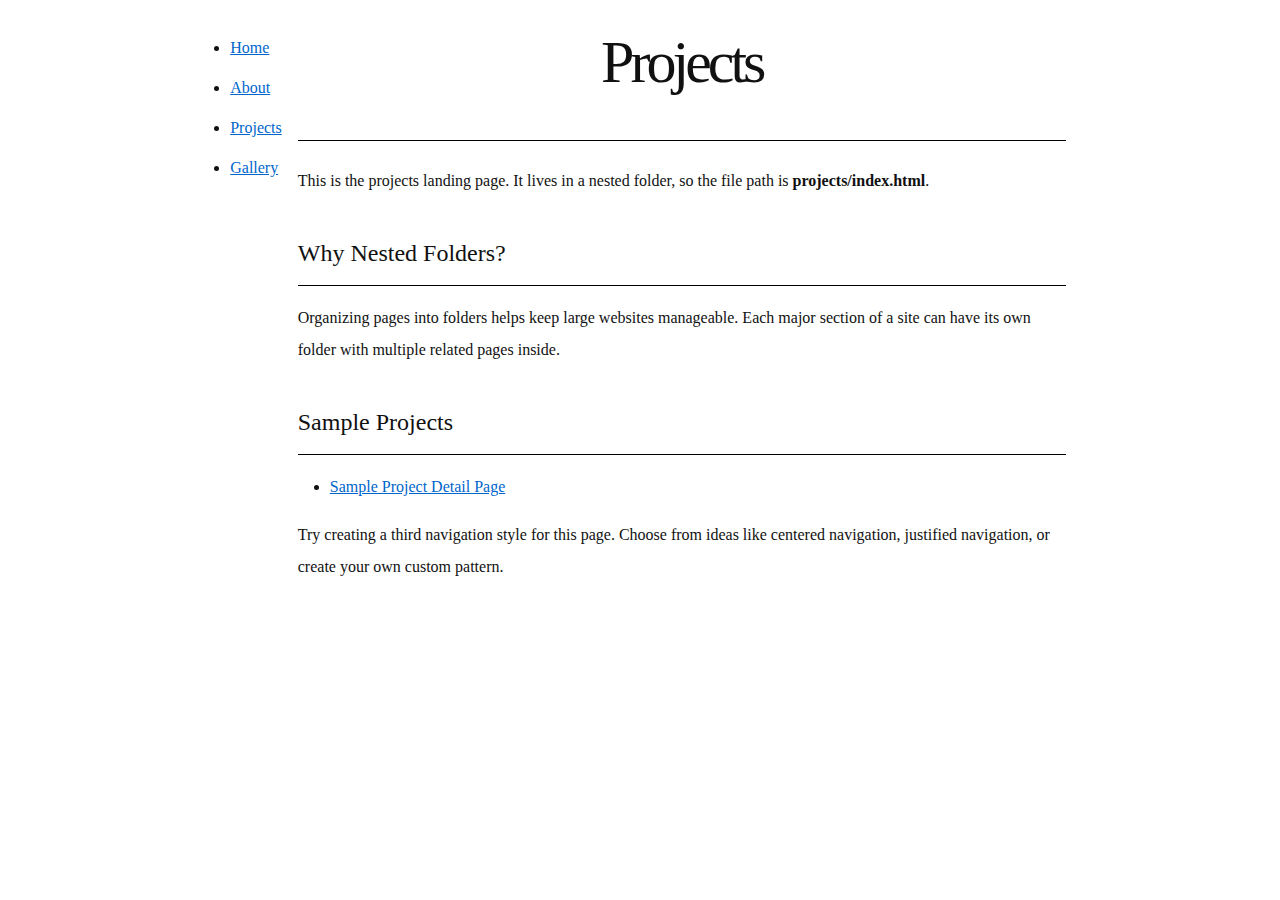
<file: week-06-exercise-01/projects/index.html>
<!DOCTYPE html>
<html lang="en">

<head>
  <meta charset="UTF-8">
  <meta name="viewport" content="width=device-width, initial-scale=1.0">
  <title>Navigation Lab - Projects</title>
  <link rel="stylesheet" href="../css/style.css">
</head>

<body>

  <nav>
    <ul>
      <li><a href="file:///C:/Users/Nicholas/OneDrive/Desktop/pc%20stuff/me_course_portfolio/week-06-exercise-01/index.html">Home</a></li>
      <li><a href="file:///C:/Users/Nicholas/OneDrive/Desktop/pc%20stuff/me_course_portfolio/week-06-exercise-01/about.html">About</a></li>
      <li><a href="file:///C:/Users/Nicholas/OneDrive/Desktop/pc%20stuff/me_course_portfolio/week-06-exercise-01/projects/index.html">Projects</a></li>
      <li><a href="file:///C:/Users/Nicholas/OneDrive/Desktop/pc%20stuff/me_course_portfolio/week-06-exercise-01/gallery/index.html">Gallery</a></li>
    </ul>
  </nav>

  <main>
    <h1>Projects</h1>

    <p>This is the projects landing page. It lives in a nested folder, so the file path is
      <strong>projects/index.html</strong>.
    </p>

    <h2>Why Nested Folders?</h2>

    <p>Organizing pages into folders helps keep large websites manageable. Each major section of a site can have its own
      folder with multiple related pages inside.</p>

    <h2>Sample Projects</h2>

    <ul>
      <li><a href="project-detail.html">Sample Project Detail Page</a></li>
    </ul>

    <p>Try creating a third navigation style for this page. Choose from ideas like centered navigation, justified
      navigation, or create your own custom pattern.</p>
  </main>

</body>

</html>
</file>
<file: project-02/style.css>
body { 
    font-family: Georgia, 'Times New Roman', Times, serif;
    font-size: 20px;
    line-height: 40px;
    color: #020202;
    background-color: #f1def1;
    display: grid;
    justify-content: space-evenly;
    align-items: end;
    min-height: 150px;
    padding: 20px 70px 50px;
    margin: 20px;
}

.middle {
    text-align: center;
}

.middle ul {
    list-style: none;
    padding: 0;
    margin: 0;
}

.middle li {
    display: inline-flex;
    margin: 0 10px;
}

.middle a {
    text-decoration: none;
    color: rgb(109, 24, 24);
}

button {
    background-color: #b41f4c;
    border: none;  
    color: black;
    padding: 16px 32px;
    text-align: center;
    text-decoration: none;
    font-size: 16px;
    margin: 8px 2px;
    opacity: 0.6;
    transition-duration: 0.3s;
}

button:hover {
 background-color: #c71592;
  color: white;
}

li {
    font-family: 'Franklin Gothic Medium', 'Arial Narrow', Arial, sans-serif;
    font-size: 20px;
    line-height: 30px;
    color: rgb(78, 13, 13)c
}

h1 {
    font-weight: 1000;
    text-align: center;
}

h2 {    
    text-align: center;
}

h3 {
    font-weight: 100;
    font-size: 58px;
    text-align: center;
    margin:auto;    
}

img {
    display: block;
    margin: auto;
}

@media (width >= 480px) { 
    body{
    flex-basis: 40%;
    }
}
    
@media (width >= 1024px) { 
    body{
    flex-basis: 30%;
    }
}
</file>
<file: week-04-exercise-01/style.css>
* {
    box-sizing: border-box;
}

html,
body {
    min-height: 100vh;
    margin: 0;
}

body {
    font-family: "Times New Roman", serif;
    line-height: 2;
    display: flex;
    justify-content: center;
    align-items: flex-start;
    padding: 32px 0;
}

main {
    max-width: 800px;
    width: 90%;
    padding: 16px;
    border: 1px solid rgba(0, 0, 0, 0.25);
}

h1 {
    font-weight: normal;
    font-size: 48px;
    line-height: 1em;
    margin-top: 48px;
    margin-bottom: 48px;
    text-align: center;
}

h2 {
    font-size: 24px;
    margin-top: 48px;
    margin-bottom: 16px;
    border-bottom: 1px solid rgba(0, 0, 0, 1);
    padding-bottom: 16px;
}

p {
    margin-bottom: 16px;
}

.screenshot-container {
    margin: 32px 0;
    padding: 16px;
    border: 1px solid rgba(0, 0, 0, 1);
    text-align: center;
}

.screenshot-container img {
    max-width: 100%;
    height: auto;
    display: block;
    margin: 0 auto;
    border: 1px solid rgba(0, 0, 0, 0.25);
}
</file>
<file: week-04-exercise-02/style.css>
* {
    box-sizing: border-box;
}

html,
body {
    min-height: 100vh;
    margin: 0;
}

body {
    font-family: cursive;
    line-height: 2;
    display: flex;
    justify-content: center;
    align-items: flex-start;
    padding: 32px 0;
    color: #8b6cfa;
    background-color: rgb(218, 183, 241);
}

main {
    max-width: 1200px;
    width: 90%;
    padding: 16px;
    border: 1px solid rgba(0, 0, 0, 0.25);
}

h1 {
    font-weight: normal;
    font-size: 48px;
    line-height: 1em;
    margin-top: 48px;
    margin-bottom: 48px;
    text-align: center;
}

main>p {
    margin-bottom: 32px;
    text-align: center;
    max-width: 800px;
    margin-left: auto;
    margin-right: auto;
}

.collection-grid {
    margin: 48px 0;
   display: flex;
   justify-content: space-around;
   align-items: center;
   flex-direction: column;
   flex-wrap: wrap;
   flex-flow: row wrap;
}

.collection-card {
    border: 1px solid rgba(0, 0, 0, 0.25);
    background-color: #f19cc4;
    padding: 16px;
    width: 500px; 
    display: flex
    flex-grow: 400px;
   flex-shrink: 400px;
}

.collection-card img {
    width: 100%;
    height: auto;
    display: block;
    border: 1px solid rgb(10, 4, 10);
    margin-bottom: 16px;
}

.collection-card h2 {
    font-size: 24px;
    font-weight: bold;
    margin-top: 0;
    margin-bottom: 8px;
    line-height: 1.2;
}

.collection-card .details {
    font-size: 14px;
    color: rgb(125, 198, 240);
    margin-bottom: 16px;
    font-style: italic;
}

.collection-card .description {
    font-size: 16px;
    margin-bottom: 0;
    line-height: 1.6;
}

@media (width >= 480px) { 
    .collection-card {
    flex-basis: 40%;
    }
}
    
@media (width >= 1024px) { 
    .collection-card {
    flex-basis: 30%;
    }
}
</file>
<file: week-05-exercise-01/style.css>
* {
    margin: 0;
    padding: 0;
    box-sizing: border-box;
}

body {
    font-family: "Times New Roman", serif;
    line-height: 2;
    background-color: #fafafa;
    color: #1F2937;
    padding: 32px 16px;
}

.container {
    max-width: 800px;
    margin: 0 auto;
    display: flex;
    flex-direction: column;
    gap: 48px;
}

h1 {
    font-size: 48px;
    line-height: 1em;
    font-weight: normal;
    text-align: center;
    margin-bottom: 16px;
}

.subtitle {
    text-align: center;
    font-size: 16px;
    color: #6B7280;
    margin-bottom: 32px;
}

h2 {
    font-size: 24px;
    font-weight: normal;
    border-bottom: 1px solid rgba(0, 0, 0, 1);
    padding-bottom: 8px;
    margin-bottom: 16px;
}

.button-section {
    padding: 32px;
    background-color: #ffffff;
    border: 1px solid rgba(0, 0, 0, 0.25);
}

.button-section p {
    font-size: 16px;
    margin-bottom: 24px;
}

button {
    font-family: "Times New Roman", serif;
    font-size: 16px;
    cursor: pointer;
    border-radius: 0;
}

.button-01 {
    background-color: #0066CC;
    color: #ffffff;
    padding: 16px 32px;
    border: 2px solid #0066CC;
    transition: background-color 0.3s ease, color 0.3s ease, border-color 0.3s ease;
}

.button-01:hover {
    background-color: #ffffff;
    color: #0066CC;
    border-color: #0066CC;
}

.button-02 {
    background-color: #0e6027;
    color: #ffffff;
    padding: 16px 32px;
    border: 2px solid #0e6027;
    transition: transform 0.3s ease, box-shadow 0.3s ease;
}

.button-02:hover {
    transform: translateY(-4px);
    box-shadow: 0 8px 16px rgba(0, 0, 0, 0.2);
}

.button-03 {
  background: linear-gradient(to left, rgb(103, 228, 211) 50%, rgba(155, 86, 219, 0.671) 50%);
  background-size: 200% 100%;
  padding: 16px 32px;
  border: 2px;
 transition: 1s ease;
}

.button-03:hover {
    background-position: -100% 0;
}
.button-04 {
    background-color: rgb(255, 13, 126);
    transform: scale(1);
    transition: transform 0.5s ease-in-out
}

.button-04:hover {
    transform: scale(4);
}

.button-05 {
    background-color: pink;
    position: relative;
    padding: 16px 32px;
    border: 2px;
    left: 0;
    transition: left 0.3 ease;
}

.button-05:hover {
    left: 50px;
}

.button-06 {
    background-color: #114875;
    padding: 16px 32px;
    border: 2px;
    transition: 
    width 2s,
    height 2s,
    background-color 2s,
    rotate 2s;

}

.button-06:hover {
    background-color: aquamarine;
    width: 100px;
    height: 100px;
    rotate: 180deg;
}
</file>
<file: week-06-exercise-01/css/style.css>
* {
  margin: 0;
  padding: 0;
  box-sizing: border-box;
}

body {
  font-family: "Times New Roman", serif;
  font-size: 16px;
  line-height: 2;
  color: #111111;
  background-color: #ffffff;
  display: flex;
  justify-content: center;
  align-items: flex-start;
  min-height: 100vh;
  padding: 32px 0;
}

main {
  max-width: 800px;
  width: 100%;
  padding: 0 16px;
}

h1 {
  font-size: 3.75rem;
  font-weight: normal;
  line-height: 1em;
  letter-spacing: -0.25rem;
  text-align: center;
  margin-bottom: 24px;
  padding-bottom: 48px;
  border-bottom: 1px solid rgba(0, 0, 0, 1);
}

h2 {
  font-size: 24px;
  font-weight: normal;
  margin-top: 32px;
  margin-bottom: 16px;
  padding-bottom: 8px;
  border-bottom: 1px solid rgba(0, 0, 0, 1);
}

p {
  margin-bottom: 16px;
}

ul {
  margin-left: 32px;
  margin-bottom: 16px;
}

li {
  margin-bottom: 8px;
}

a {
  color: #0066CC;
  text-decoration: underline;
}

a:hover {
  color: #004499;
}

code {
  font-family: monospace;
  background-color: #f5f5f5;
  padding: 2px 6px;
  border: 1px solid rgba(0, 0, 0, 0.25);
}

.nav-simple {
  position: fixed;
  left: 32px;
  top: 32px;
  width: 200px;
}

.nav-simple ul {
  list-style: none;
  margin: 0;
  padding: 0;
}

.nav-simple li {
  margin-bottom: 8px;
}

.nav-simple a {
  display: block;
  padding: 8px 16px;
  color: #0066CC;
  text-decoration: none;
  background-color: #fafafa;
  border: 1px solid rgba(0, 0, 0, 0.25);
  transition: background-color 0.3s ease, color 0.3s ease;
}

.nav-simple a:hover {
  background-color: #0066CC;
  color: #ffffff;
}

.nav-simple+main {
  margin-left: 232px;
}

.nav-horizontal {
  position: fixed;
  top: 0;
  left: 0;
  right: 0;
  background-color: #333333;
  padding: 0 32px;
  box-shadow: 0 2px 4px rgba(0, 0, 0, 0.1);
  z-index: 1000;
}

.nav-horizontal ul {
  list-style: none;
  margin: 0;
  padding: 0;
  display: flex;
  gap: 32px;
}

.nav-horizontal li {
  margin-bottom: 0;
}

.nav-horizontal a {
  display: block;
  padding: 16px 0;
  color: #ffffff;
  text-decoration: none;
  transition: color 0.3s ease;
}

.nav-horizontal a:hover {
  color: #0066CC;
}

.nav-horizontal+main {
  margin-top: 80px;
}

.nav-custom {}

.nav-custom ul {}

.nav-custom li {}

.nav-custom a {}

.nav-custom a:hover {}

@media (width >=480px) {}

@media (width >=1024px) {}
</file>
